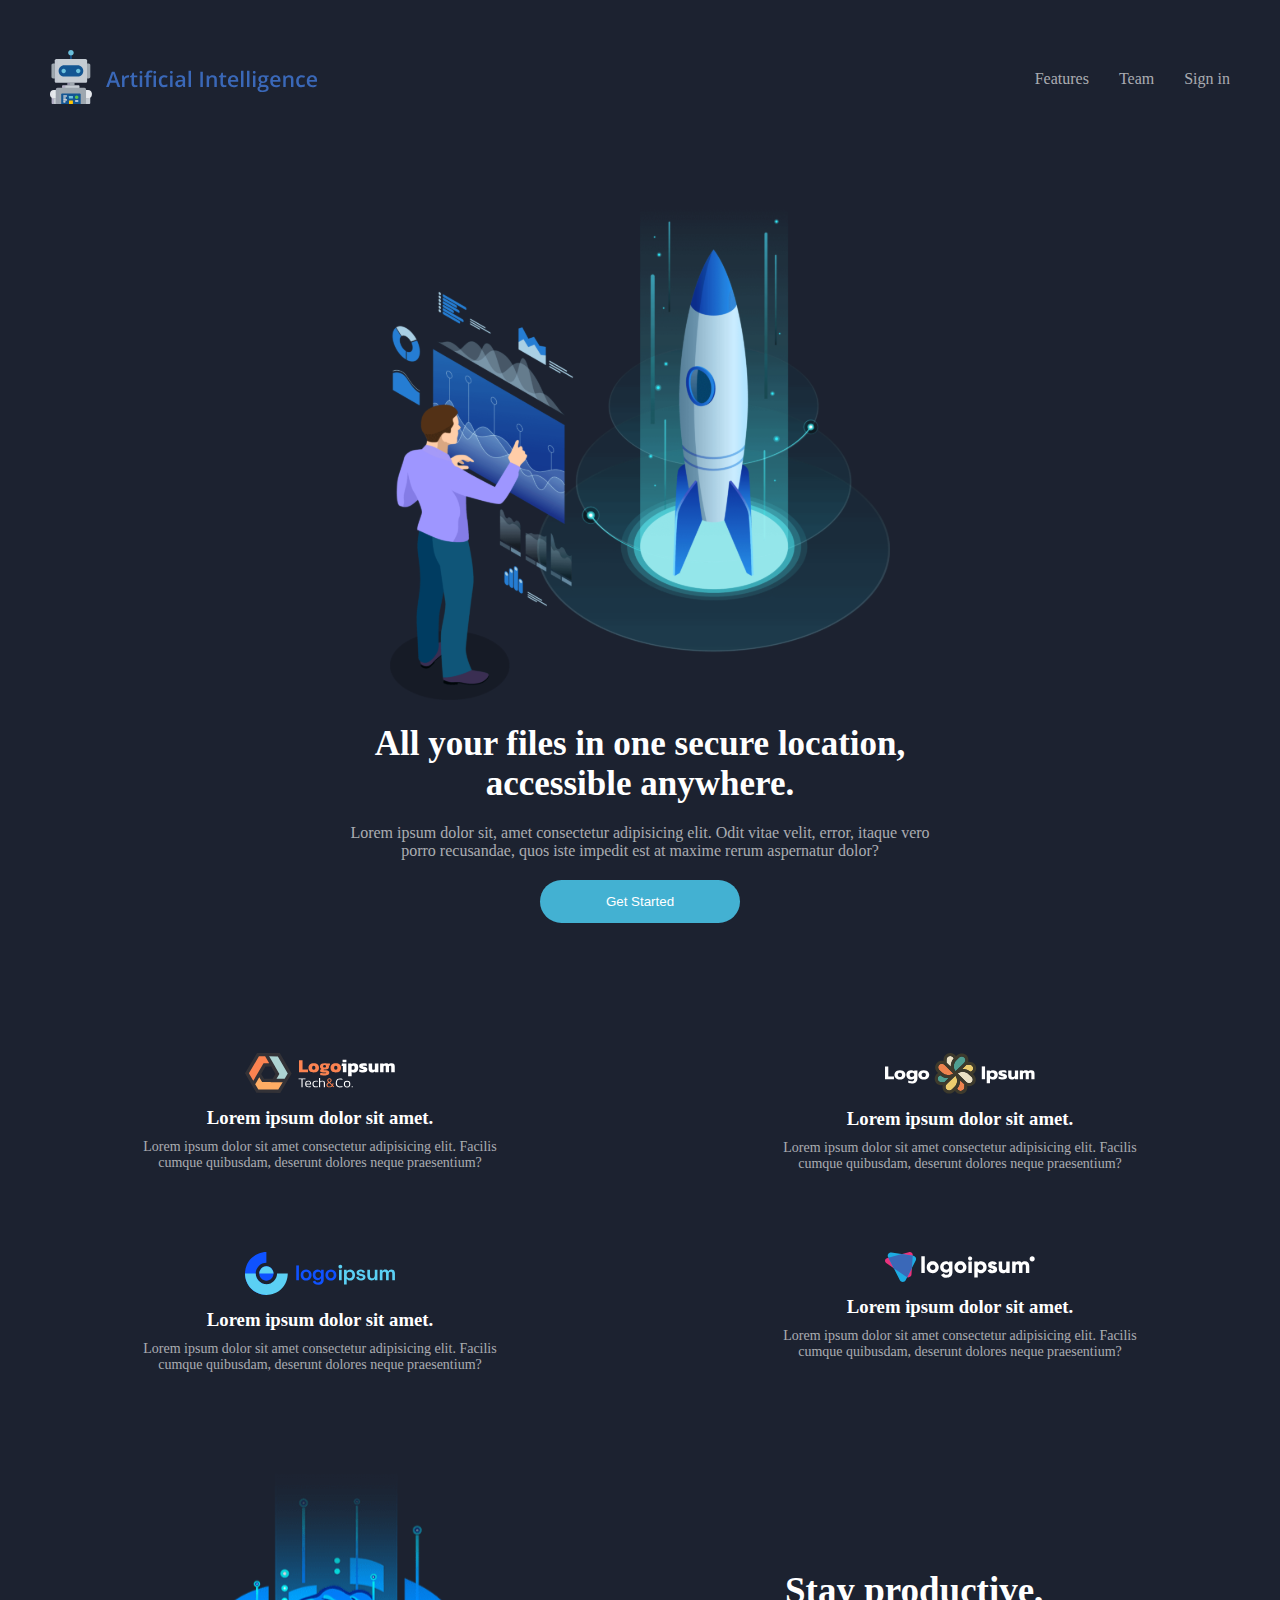
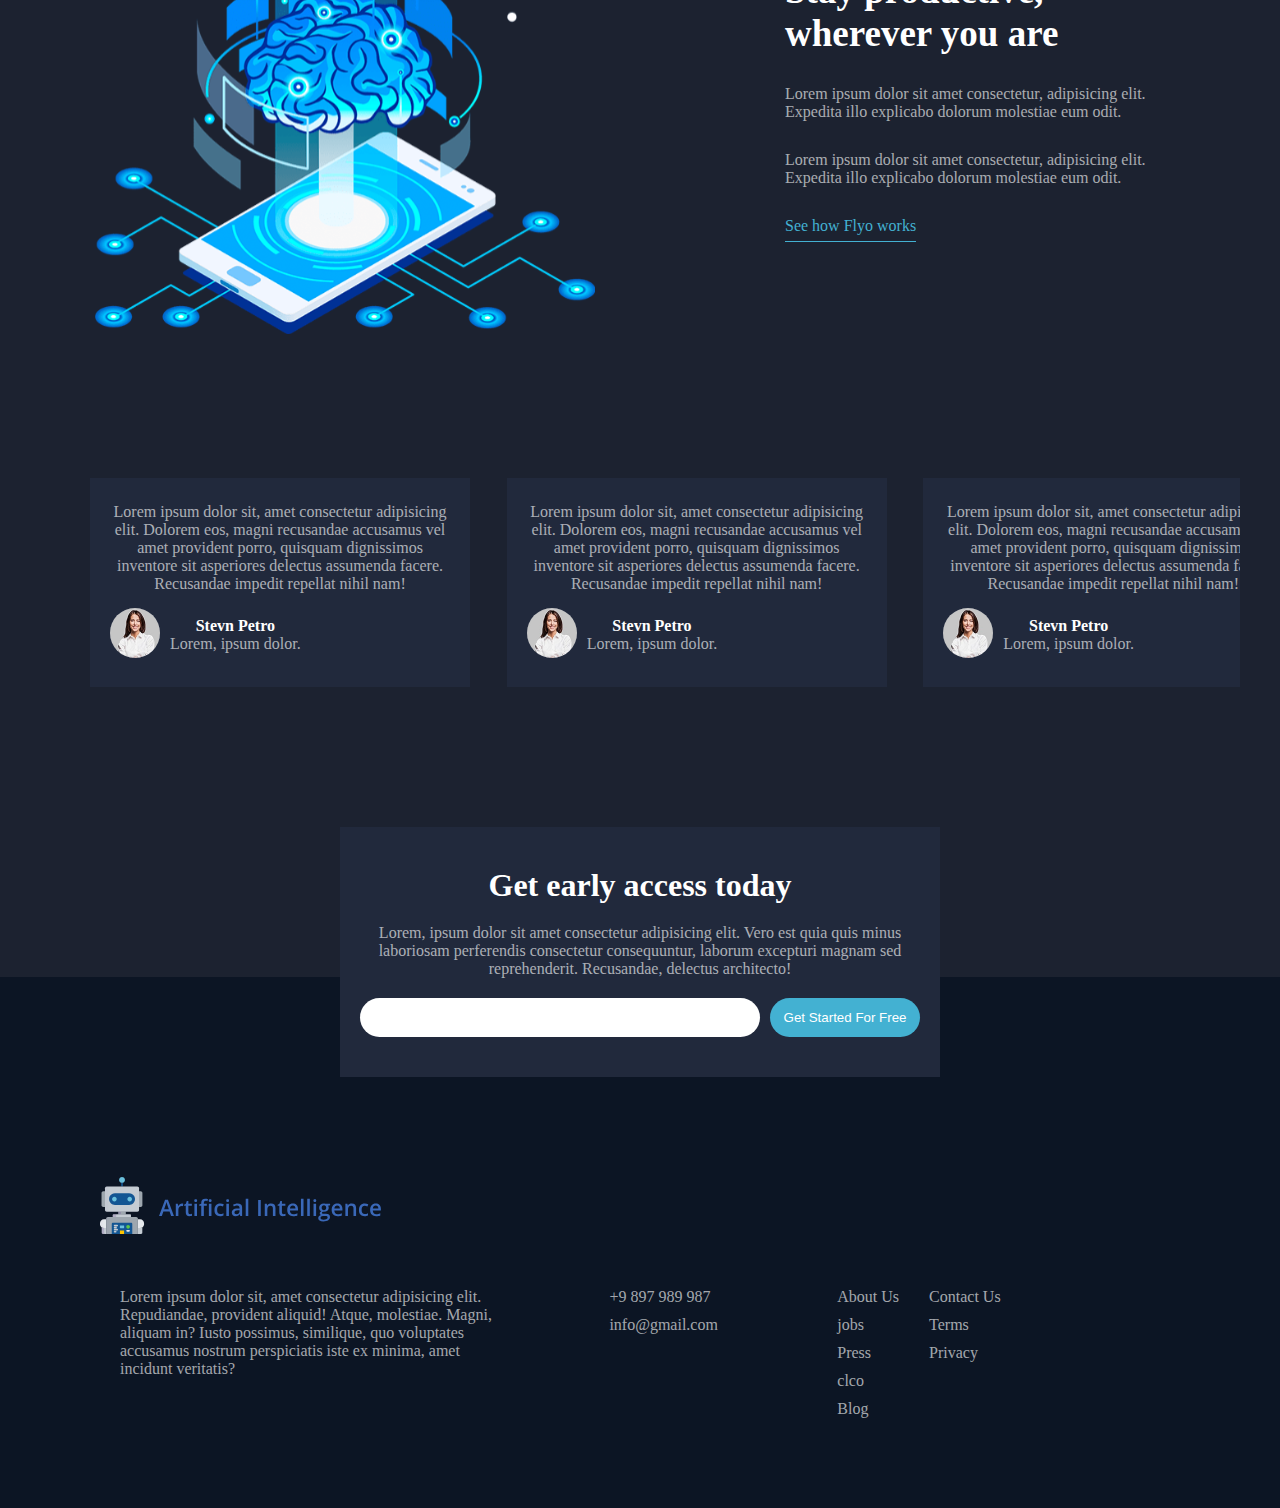
<file: assets/src/index.html>
<!DOCTYPE html>
<html lang="en">

<head>
    <meta charset="UTF-8">
    <meta name="viewport" content="width=device-width, initial-scale=1.0">
    <link rel="stylesheet" href="https://cdnjs.cloudflare.com/ajax/libs/font-awesome/6.4.2/css/all.min.css"
        integrity="sha512-z3gLpd7yknf1YoNbCzqRKc4qyor8gaKU1qmn+CShxbuBusANI9QpRohGBreCFkKxLhei6S9CQXFEbbKuqLg0DA=="
        crossorigin="anonymous" referrerpolicy="no-referrer" />
    <!-- <script src="https://cdn.jsdelivr.net/npm/swiper@10/swiper-bundle.min.js"></script> -->
    <!-- <script src="https://unpkg.com/swiper/swiper-bundle.min.js"></script> -->
    <link rel="stylesheet" href="https://unpkg.com/swiper/swiper-bundle.min.css" />

    <link rel="stylesheet" href="./css/style.css">
    <link rel="stylesheet" href="./css/swiperjs.css">
    <title>Flyo</title>
   
</head>

<body>


    <header>
        <div class="overlay-menu">
            <button><i class="fa-solid fa-xmark"></i></button>
            <ul>
                <li><a href="">Features</a></li>
                <li><a href="">Team</a></li>
                <li><a href="">Sign in </a></li>
                <li class="icons">
                    <span>
                        <i class="fa-brands fa-facebook-f"></i>
                    </span>
                    <span>
                        <i class="fa-brands fa-twitter"></i>
                    </span>
                    <span>
                        <i class="fa-brands fa-instagram"></i>
                    </span>
                </li>

            </ul>

        </div>
        <nav class="navbar">
            <div class="left_side">
                <img src="../img/logo.svg" alt="logo">
            </div>
            <ul class="right_side">
                <li><a href="#features">Features</a></li>
                <li><a href="#team">Team</a></li>
                <li><a href="#sign">Sign in</a></li>
            </ul>
            <button><i class="fa-solid fa-bars"></i></button>
        </nav>
    </header>
    <main>
        <section class="top_side">
            <div class="img"><img src="../img/intoduction_sekil.svg" alt="picture"></div>
            <div class="text">
                <h2>All your files in one secure location, accessible anywhere.</h2>
                <p>
                    Lorem ipsum dolor sit, amet consectetur adipisicing elit.
                    Odit vitae velit, error, itaque vero porro recusandae,
                    quos iste impedit est at maxime rerum aspernatur dolor?
                </p>
                <button>Get Started</button>
            </div>
        </section>
        <section class="information_cards" id="features">
            <div class="cards">
                <div class="card">
                    <div class="card_img"><img src="../img/group-400.svg" alt="card_img"></div>
                    <h3>Lorem ipsum dolor sit amet.</h3>
                    <p>
                        Lorem ipsum dolor sit amet consectetur adipisicing elit.
                        Facilis cumque quibusdam, deserunt dolores
                        neque praesentium?
                    </p>
                </div>
                <div class="card">
                    <div class="card_img"><img src="../img/group-401.svg" alt="card_img"></div>
                    <h3>Lorem ipsum dolor sit amet.</h3>
                    <p>
                        Lorem ipsum dolor sit amet consectetur adipisicing elit.
                        Facilis cumque quibusdam, deserunt dolores
                        neque praesentium?
                    </p>
                </div>
            </div>
            <div class="cards">
                <div class="card">
                    <div class="card_img"><img src="../img/group-402.svg" alt="card_img"></div>
                    <h3>Lorem ipsum dolor sit amet.</h3>
                    <p>
                        Lorem ipsum dolor sit amet consectetur adipisicing elit.
                        Facilis cumque quibusdam, deserunt dolores
                        neque praesentium?
                    </p>
                </div>
                <div class="card">
                    <div class="card_img"><img src="../img/group-403.svg" alt="card_img"></div>
                    <h3>Lorem ipsum dolor sit amet.</h3>
                    <p>
                        Lorem ipsum dolor sit amet consectetur adipisicing elit.
                        Facilis cumque quibusdam, deserunt dolores
                        neque praesentium?
                    </p>
                </div>
            </div>

        </section>
        <section class="productive">
            <div class="left_side">
                <img src="../img/learnimg.svg" alt="left_img">
            </div>
            <div class="right_side">
                <h3>Stay productive, wherever you are</h3>
                <p>
                    Lorem ipsum dolor sit amet consectetur, adipisicing elit.
                    Expedita illo explicabo dolorum molestiae eum odit.
                </p>
                <p>
                    Lorem ipsum dolor sit amet consectetur, adipisicing elit.
                    Expedita illo explicabo dolorum molestiae eum odit.
                </p>
                <span><a href="#">See how Flyo works <i class="fa-solid fa-circle-arrow-right"></i></a></span>
            </div>
        </section>
        <!-- <section class="comments_cards" id="team">
            <div class="card">
                <p>
                    Lorem ipsum dolor sit, amet consectetur adipisicing elit.
                    Dolorem eos, magni recusandae accusamus vel
                    amet provident porro, quisquam dignissimos inventore sit
                    asperiores delectus assumenda facere.
                    Recusandae impedit repellat nihil nam!
                </p>
                <div class="comments_person">
                    <div class="img"><img src="../img/img-2.jpg" alt="person"></div>
                    <div class="person_name">
                        <h4>Stevn Petro</h4>
                        <span>Lorem, ipsum dolor.</span>
                    </div>
                </div>
            </div>
            <div class="card">
                <p>
                    Lorem ipsum dolor sit, amet consectetur adipisicing elit.
                    Dolorem eos, magni recusandae accusamus vel
                    amet provident porro, quisquam dignissimos inventore sit
                    asperiores delectus assumenda facere.
                    Recusandae impedit repellat nihil nam!
                </p>
                <div class="comments_person">
                    <div class="img"><img src="../img/img-2.jpg" alt="person"></div>
                    <div class="person_name">
                        <h4>Stevn Petro</h4>
                        <span>Lorem, ipsum dolor.</span>
                    </div>
                </div>
            </div>
            <div class="card">
                <p>
                    Lorem ipsum dolor sit, amet consectetur adipisicing elit.
                    Dolorem eos, magni recusandae accusamus vel
                    amet provident porro, quisquam dignissimos inventore sit
                    asperiores delectus assumenda facere.
                    Recusandae impedit repellat nihil nam!
                </p>
                <div class="comments_person">
                    <div class="img"><img src="../img/img-2.jpg" alt="person"></div>
                    <div class="person_name">
                        <h4>Stevn Petro</h4>
                        <span>Lorem, ipsum dolor.</span>
                    </div>
                </div>
            </div>
        </section> -->
        <section class="swiper-js">
            <div class="swiper mySwiper">
                <div class="swiper-wrapper">
                    <div class="swiper-slide">
                        <div class="card">
                            <p>
                                Lorem ipsum dolor sit, amet consectetur adipisicing elit.
                                Dolorem eos, magni recusandae accusamus vel
                                amet provident porro, quisquam dignissimos inventore sit
                                asperiores delectus assumenda facere.
                                Recusandae impedit repellat nihil nam!
                            </p>
                            <div class="comments_person">
                                <div class="img"><img src="../img/img-2.jpg" alt="person"></div>
                                <div class="person_name">
                                    <h4>Stevn Petro</h4>
                                    <span>Lorem, ipsum dolor.</span>
                                </div>
                            </div>
                        </div>
                    </div>
                    <div class="swiper-slide">
                        <div class="card">
                            <p>
                                Lorem ipsum dolor sit, amet consectetur adipisicing elit.
                                Dolorem eos, magni recusandae accusamus vel
                                amet provident porro, quisquam dignissimos inventore sit
                                asperiores delectus assumenda facere.
                                Recusandae impedit repellat nihil nam!
                            </p>
                            <div class="comments_person">
                                <div class="img"><img src="../img/img-2.jpg" alt="person"></div>
                                <div class="person_name">
                                    <h4>Stevn Petro</h4>
                                    <span>Lorem, ipsum dolor.</span>
                                </div>
                            </div>
                        </div>
                    </div>
                    <div class="swiper-slide">
                        <div class="card">
                            <p>
                                Lorem ipsum dolor sit, amet consectetur adipisicing elit.
                                Dolorem eos, magni recusandae accusamus vel
                                amet provident porro, quisquam dignissimos inventore sit
                                asperiores delectus assumenda facere.
                                Recusandae impedit repellat nihil nam!
                            </p>
                            <div class="comments_person">
                                <div class="img"><img src="../img/img-2.jpg" alt="person"></div>
                                <div class="person_name">
                                    <h4>Stevn Petro</h4>
                                    <span>Lorem, ipsum dolor.</span>
                                </div>
                            </div>
                        </div>
                    </div>
                    <div class="swiper-slide">
                        <div class="card">
                            <p>
                                Lorem ipsum dolor sit, amet consectetur adipisicing elit.
                                Dolorem eos, magni recusandae accusamus vel
                                amet provident porro, quisquam dignissimos inventore sit
                                asperiores delectus assumenda facere.
                                Recusandae impedit repellat nihil nam!
                            </p>
                            <div class="comments_person">
                                <div class="img"><img src="../img/img-2.jpg" alt="person"></div>
                                <div class="person_name">
                                    <h4>Stevn Petro</h4>
                                    <span>Lorem, ipsum dolor.</span>
                                </div>
                            </div>
                        </div>
                    </div>
                    <div class="swiper-slide">
                        <div class="card">
                            <p>
                                Lorem ipsum dolor sit, amet consectetur adipisicing elit.
                                Dolorem eos, magni recusandae accusamus vel
                                amet provident porro, quisquam dignissimos inventore sit
                                asperiores delectus assumenda facere.
                                Recusandae impedit repellat nihil nam!
                            </p>
                            <div class="comments_person">
                                <div class="img"><img src="../img/img-2.jpg" alt="person"></div>
                                <div class="person_name">
                                    <h4>Stevn Petro</h4>
                                    <span>Lorem, ipsum dolor.</span>
                                </div>
                            </div>
                        </div>
                    </div>
                    <div class="swiper-slide">
                        <div class="card">
                            <p>
                                Lorem ipsum dolor sit, amet consectetur adipisicing elit.
                                Dolorem eos, magni recusandae accusamus vel
                                amet provident porro, quisquam dignissimos inventore sit
                                asperiores delectus assumenda facere.
                                Recusandae impedit repellat nihil nam!
                            </p>
                            <div class="comments_person">
                                <div class="img"><img src="../img/img-2.jpg" alt="person"></div>
                                <div class="person_name">
                                    <h4>Stevn Petro</h4>
                                    <span>Lorem, ipsum dolor.</span>
                                </div>
                            </div>
                        </div>
                    </div>
                   
                </div>
                <div class="swiper-pagination"></div>
            </div>

        </section>
        <section class="apply_section" id="sign">
            <div class="apply_box">
                <h2>Get early access today</h2>
                <p>
                    Lorem, ipsum dolor sit amet consectetur adipisicing elit. Vero est quia quis minus laboriosam
                    perferendis
                    consectetur consequuntur, laborum excepturi magnam sed reprehenderit. Recusandae, delectus
                    architecto!
                </p>
                <form action="">
                    <input type="text">
                    <button> Get Started For Free</button>
                </form>
            </div>

        </section>
    </main>
    <footer>
        <div class="logo">
            <img src="../img/logo.svg" alt="">
        </div>
        <div class="details">
            <div class="adress">
                <i class="fa-solid fa-location-dot"></i>
                <p>Lorem ipsum dolor sit, amet consectetur adipisicing elit.
                    Repudiandae, provident aliquid! Atque, molestiae. Magni,
                    aliquam in? Iusto possimus, similique, quo
                    voluptates accusamus nostrum perspiciatis iste ex minima,
                    amet incidunt veritatis?</p>
            </div>
            <div class="contact">
                <span><i class="fa-solid fa-phone-volume"></i>+9 897 989 987</span>
                <span><i class="fa-solid fa-envelope"></i></i>info@gmail.com</span>
            </div>
            <div class="links">
                <ul>
                    <li>About Us</li>
                    <li>jobs</li>
                    <li>Press</li>clco
                    <li>Blog</li>
                </ul>
                <ul>
                    <li>Contact Us</li>
                    <li>Terms</li>
                    <li>Privacy</li>
                </ul>
            </div>
            <div class="sosial_media">
                <span>
                    <i class="fa-brands fa-facebook-f"></i>
                </span>
                <span>
                    <i class="fa-brands fa-twitter"></i>
                </span>
                <span>
                    <i class="fa-brands fa-instagram"></i>
                </span>
            </div>

        </div>
    </footer>
    <script src="../js/index.js"></script>
    <!-- Swiper JS -->
    <script src="https://cdn.jsdelivr.net/npm/swiper@10/swiper-bundle.min.js"></script>

    <!-- Initialize Swiper -->
    <script>
        var swiper = new Swiper(".mySwiper", {
            autoplay: {
                delay: 2500,
                disableOnInteraction: false,
            },
            slidesPerView: 3,
            spaceBetween: 30,
            pagination: {
                // el: ".swiper-pagination",
                clickable: true,
            },
            breakpoints: {
        360: {
          slidesPerView: 1,
          spaceBetween: 20,
        },
        845: {
          slidesPerView: 2,
          spaceBetween: 40,
        },
        1214: {
          slidesPerView: 3,
          spaceBetween: 50,
        },
      },
        });
    </script>
</body>

</html>
</file>
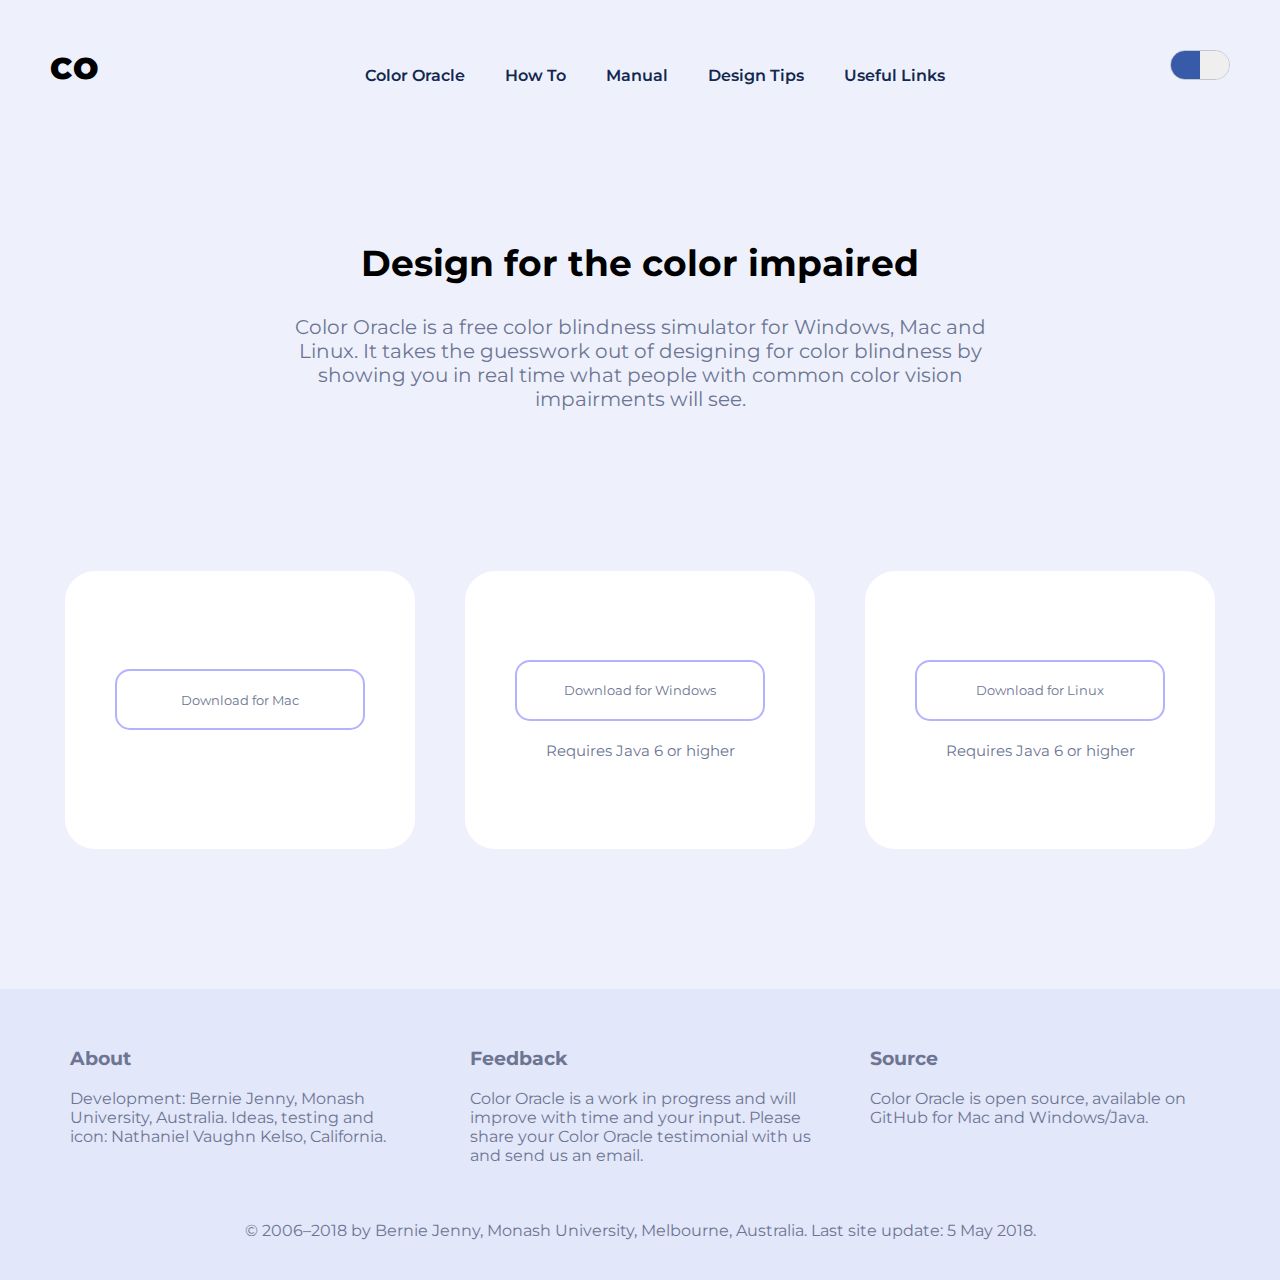
<file: praktika2/assets/index.html>
<!DOCTYPE html>
<html lang="en">

<head>
    <meta charset="UTF-8">

    <meta name="viewport" content="width=device-width, initial-scale=1.0">
    <link rel="stylesheet" href="./style.css">
    <link rel="stylesheet" href="./darkstyle.css">
    <link rel="stylesheet" href="./lightstyle.css">
    <link href="https://fonts.googleapis.com/css2?family=Montserrat:wght@100;200;300;400;500;600;700;800;900&family=Poppins:wght@300;400;600;700&display=swap"  rel="stylesheet">
    <link rel="stylesheet" href="https://cdnjs.cloudflare.com/ajax/libs/font-awesome/6.4.2/css/all.min.css" integrity="sha512-z3gLpd7yknf1YoNbCzqRKc4qyor8gaKU1qmn+CShxbuBusANI9QpRohGBreCFkKxLhei6S9CQXFEbbKuqLg0DA==" crossorigin="anonymous" referrerpolicy="no-referrer" />
    <title>Document</title>
</head>

<body>
    <div id="style-mode" class="light-mode">
        <div class="bg-color">
            <header>
                <div class="bg-overlay">
                </div>
                <div class="overlay-menu">
                    <!-- <div class="logo"><img src="./img/CO.png" alt=""></div> -->
                    <span class="text-logo">CO</span>
                    <button><i class="fa-solid fa-xmark"></i></button>
                    <ul>
                        <li><a href="#">Color Oracle</a></li>
                        <li><a href="#">How To</a></li>
                        <li><a href="#">Manual</a></li>
                        <li><a href="#">Design Tips</a></li>
                        <li><a href="#">Useful Links</a></li>
                    </ul>
                    <div class="overlay-mode-btns-container">

                        <span class="mode-btns">
    
                            <button class="fa-sun-btn"><i class="fa-regular fa-sun"></i></button>
                            <button class="fa-moon-btn"><i class="fa-regular fa-moon"></i></button>
                           
                        </span>
                    </div>
                </div>
                
                <nav>
                    <!-- <div class="logo"><img src="./img/CO.png" alt=""></div> -->
                    <span class="text-logo">CO</span>
                    <ul>
                        <li><a href="#">Color Oracle</a></li>
                        <li><a href="#">How To</a></li>
                        <li><a href="#">Manual</a></li>
                        <li><a href="#">Design Tips</a></li>
                        <li><a href="#">Useful Links</a></li>
                    </ul>
                    <span>
                        <button class="bars-btn"><i class="fa-solid fa-bars"></i></button>
                        <div class="mode-btns-container">

                            <span class="mode-btns">
    
                                <button class="fa-sun-btn"><i class="fa-regular fa-sun"></i></button>
                                <button class="fa-moon-btn"><i class="fa-regular fa-moon"></i></button>
                               
                            </span>
                        </div>
                    </span>
                   
                </nav>
            </header>
            <main>
                <section class="header-section">
                    <div>
                        <h2>Design for the color impaired</h2>
                        <p>Color Oracle is a free color blindness simulator for Windows, Mac and Linux. It takes the
                            guesswork out
                            of designing for color blindness by showing you in real time what people with common color
                            vision
                            impairments will see.</p>
                    </div>
    
                </section>
                <section class="box-section">
                    <div>
                        <button>Download for Mac</button>
                    </div>
                    <div>
                        <button>Download for Windows</button>
                        <span>Requires Java 6 or higher</span>
                    </div>
                    <div>
                        <button>Download for Linux</button>
                        <span>Requires Java 6 or higher</span>
                    </div>
                </section>
    
            </main>
        </div>
    
        <footer>
            <div class="footer">
                <div >
                    <h3>About</h3>
                    <p>Development: Bernie Jenny, Monash University, Australia. Ideas, testing and icon: Nathaniel Vaughn
                        Kelso, California.</p>
                </div>
                <div>
                    <h3>Feedback</h3>
                    <p>Color Oracle is a work in progress and will improve with time and your input. Please share your Color
                        Oracle testimonial with us and send us an email.</p>
                </div>
                <div>
                    <h3>Source</h3>
                    <p>Color Oracle is open source, available on GitHub for Mac and Windows/Java.</p>
                </div>
            </div>
            <span>© 2006–2018 by Bernie Jenny, Monash University, Melbourne, Australia. Last site update: 5 May 2018.</span>
        </footer>
    </div>
   
    <script src="./index.js"></script>
</body>

</html>
</file>
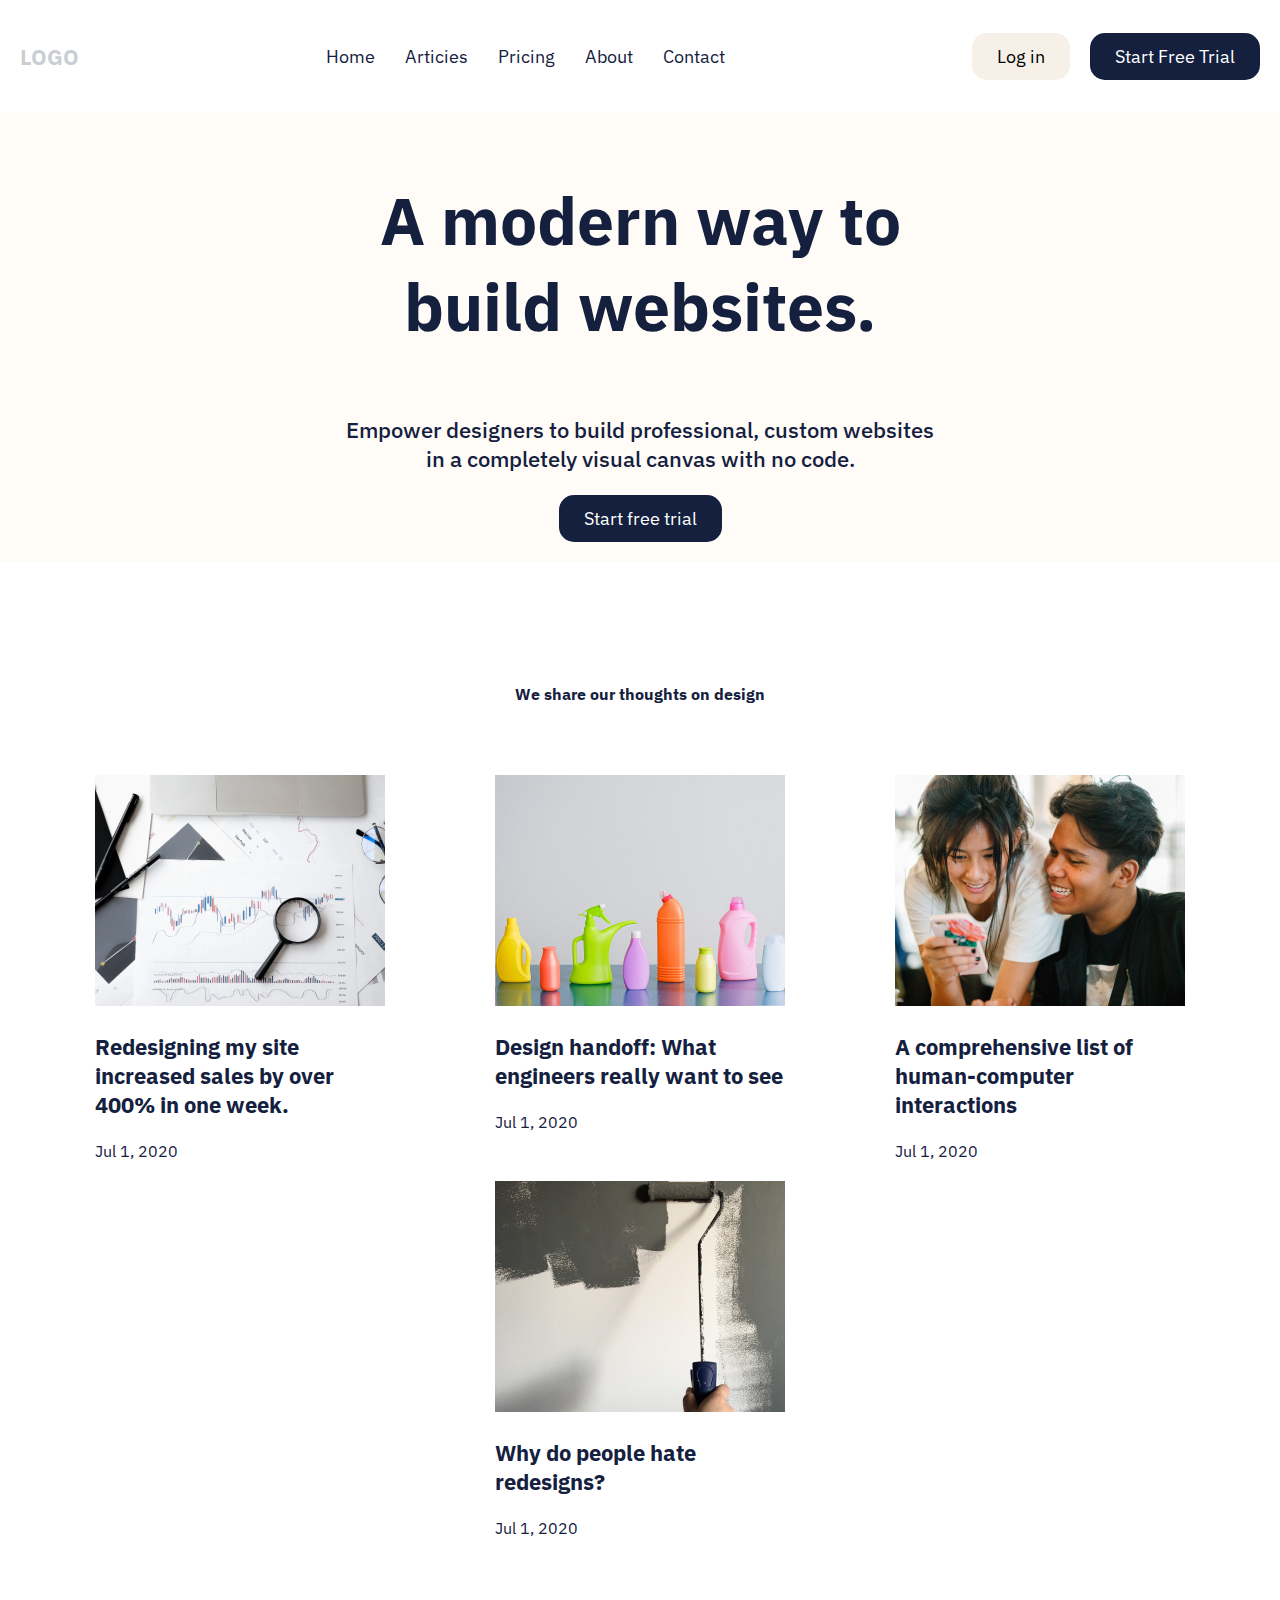
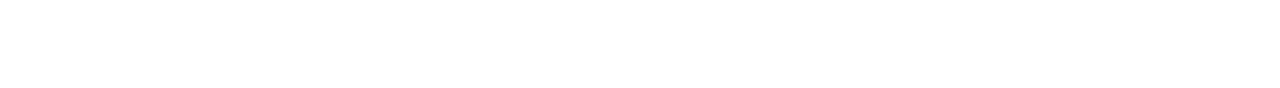
<file: praktika3/assets/src/index.html>
<!DOCTYPE html>
<html lang="en">

<head>
    <meta charset="UTF-8">
    <meta name="viewport" content="width=device-width, initial-scale=1.0">
    <link rel="preconnect" href="https://fonts.googleapis.com">
    <link rel="preconnect" href="https://fonts.gstatic.com" crossorigin>
    <link rel="stylesheet" href="https://cdnjs.cloudflare.com/ajax/libs/font-awesome/6.4.2/css/all.min.css" integrity="sha512-z3gLpd7yknf1YoNbCzqRKc4qyor8gaKU1qmn+CShxbuBusANI9QpRohGBreCFkKxLhei6S9CQXFEbbKuqLg0DA==" crossorigin="anonymous" referrerpolicy="no-referrer" />
    <link
        href="https://fonts.googleapis.com/css2?family=IBM+Plex+Sans:wght@100;200;300;400;500;600;700&family=Montserrat:wght@100;200;300;400;500;600;700;800;900&family=Poppins:wght@300;400;600;700&display=swap"
        rel="stylesheet">
    <link rel="stylesheet" href="../css/style.css">
    <title>Document</title>
</head>

<body>
    <div id="container">
        <header>
            <div class="overlay-menu">
                <span class="logo">
                    <p>LOGO</p>
                </span>
                <nav>
                    <a href="#">Home</a>
                    <a href="#">Articies</a>
                    <a href="#">Pricing</a>
                    <a href="#">About</a>
                    <a href="#">Contact</a>
                </nav>
                <div class="btns">
                    <button>Log in</button>
                    <button>Start Free Trial</button>
                </div>
                <button class="fa-xmark-btn"><i class="fa-solid fa-xmark"></i></button>
            </div>
           <nav>

               <span class="logo">
                   <p>LOGO</p>
               </span>
               <nav>
                   <a href="#">Home</a>
                   <a href="#">Articies</a>
                   <a href="#">Pricing</a>
                   <a href="#">About</a>
                   <a href="#">Contact</a>
               </nav>
               <div class="btns">
                   <button>Log in</button>
                   <button>Start Free Trial</button>
               </div>
               <button class="fa-bars-btn">
                   <i class="fa-solid fa-bars"></i>
               </button>
           </nav>
        </header>
        <main>
           
            <section class="header-section">
                <div>

                    <h1>A modern way to build websites.</h1>
                    <p>Empower designers to build professional, custom websites in a completely visual canvas with no code.
                    </p>
                    <button>Start free trial</button>
                </div>
            </section>

            <section class="cards-section">
                <h4>We share our thoughts on design</h4>
                <div class="cards">
                    <div class="card">
                        <div class="img"><img src="../img/Rectangle 8.png" alt=""></div>
                        <div class="text">
                            <p>Redesigning my site increased sales by over 400% in one week.</p>
                            <span>
                                Jul 1, 2020
                            </span>
                        </div>
                    </div>
                    <div class="card">
                        <div class="img"><img src="../img/Rectangle 8-1.png" alt=""></div>
                        <div class="text">
                            <p>Design handoff: What engineers really want to see</p>
                            <span>
                                Jul 1, 2020
                            </span>
                        </div>
                    </div>
                    <div class="card">
                        <div class="img"><img src="../img/Rectangle 8-2.png" alt=""></div>
                        <div class="text">
                            <p>A comprehensive list of human-computer interactions</p>
                            <span>
                                Jul 1, 2020
                            </span>
                        </div>
                    </div>
                    <div class="card">
                        <div class="img"><img src="../img/Rectangle 8-3.png" alt=""></div>
                        <div class="text">
                            <p>Why do people hate redesigns?</p>
                            <span>
                                Jul 1, 2020
                            </span>
                        </div>
                    </div>
                </div>

            </section>
        </main>






    </div>
    <script src="../js/index.js"></script>
</body>

</html>
</file>
<file: assets/src/css/style.css>
* {
  box-sizing: border-box;
  margin: 0;
  padding: 0;
}

a {
  text-decoration: none;
}

body footer .details .sosial_media span:hover, body footer .details .links li:hover, body footer .details .contact span:hover, body footer .details .adress:hover {
  color: rgb(95, 95, 250);
}

body {
  background-color: #1C2230;
  position: relative;
}
body header .overlay-menu.active {
  left: 0;
}
body header .overlay-menu {
  position: fixed;
  background-color: #0C1524;
  height: 100vh;
  width: 50%;
  top: 0;
  left: -100%;
  z-index: 3;
  transition: 1s;
}
body header .overlay-menu button {
  position: absolute;
  right: 20px;
  top: 20px;
  background-color: transparent;
  color: #fff;
  border: none;
  font-size: 26px;
}
body header .overlay-menu ul {
  list-style: none;
  display: flex;
  flex-direction: column;
  align-items: center;
  justify-content: center;
  height: 100%;
  gap: 20px;
}
body header .overlay-menu ul li a {
  color: #fff;
}
body header .overlay-menu ul .icons {
  display: flex;
  gap: 10px;
}
body header .overlay-menu ul .icons span {
  color: rgba(255, 255, 255, 0.6352941176);
}
body header .navbar.fixed {
  position: fixed;
  top: 0;
  width: 100%;
  background-color: #0C1524;
  padding: 20px 50px;
  z-index: 2;
}
body header nav {
  padding: 50px;
  display: flex;
  justify-content: space-between;
  align-items: center;
}
body header nav .left_side {
  width: 270px;
}
body header nav .left_side img {
  width: 100%;
}
body header nav .right_side {
  list-style: none;
  display: flex;
  gap: 30px;
}
body header nav .right_side li a {
  text-decoration: none;
  color: rgba(255, 255, 255, 0.6352941176);
  width: 100%;
  height: 100%;
  position: relative;
}
body header nav .right_side li a:hover {
  color: #fff;
}
body header nav .right_side li a::after {
  content: "";
  background-color: #ffffff;
  width: 100%;
  height: 2px;
  position: absolute;
  bottom: -10px;
  left: 0;
  transform: scaleX(0);
  transition: 1s;
  transform-origin: center;
}
body header nav .right_side li a:hover::after {
  transform: scale(1);
}
body header nav button {
  display: none;
  background-color: transparent;
  border: none;
  cursor: pointer;
}
body header nav button .fa-bars {
  color: rgba(255, 255, 255, 0.6352941176);
  font-size: 27px;
}
body header nav button .fa-bars:hover {
  color: #fff;
}
body main {
  padding-top: 40px;
}
body main .top_side {
  display: flex;
  flex-direction: column;
  align-items: center;
  color: #fff;
}
body main .top_side .img {
  width: 500px;
}
body main .top_side .img img {
  width: 100%;
  height: 100%;
}
body main .top_side .text {
  display: flex;
  flex-direction: column;
  align-items: center;
  max-width: 600px;
  text-align: center;
  gap: 20px;
  padding-top: 20px;
  padding: 20px 10px 0;
}
body main .top_side .text h2 {
  font-size: 35px;
}
body main .top_side .text p {
  color: rgba(255, 255, 255, 0.6352941176);
}
body main .top_side .text button {
  background-color: #43B1D2;
  color: #fff;
  border: none;
  padding: 14px 0;
  width: 200px;
  border-radius: 50px;
  cursor: pointer;
}
body main .top_side .text button:hover {
  box-shadow: 0 0 4px rgba(255, 255, 255, 0.6117647059);
}
body main .information_cards {
  display: flex;
  flex-direction: column;
  align-items: center;
  padding-top: 130px;
  gap: 80px;
}
body main .information_cards .cards {
  display: flex;
  justify-content: space-around;
  width: 100%;
}
body main .information_cards .cards .card {
  display: flex;
  flex-direction: column;
  align-items: center;
  width: 400px;
  text-align: center;
  gap: 10px;
}
body main .information_cards .cards .card .card_img {
  width: 150px;
}
body main .information_cards .cards .card .card_img img {
  width: 100%;
}
body main .information_cards .cards .card h3 {
  color: #fff;
}
body main .information_cards .cards .card p {
  color: rgba(255, 255, 255, 0.6352941176);
  font-size: 14px;
}
body main .productive {
  padding-top: 100px;
  display: flex;
  justify-content: space-around;
  align-items: center;
}
body main .productive .left_side {
  width: 500px;
}
body main .productive .left_side img {
  width: 100%;
}
body main .productive .right_side {
  display: flex;
  flex-direction: column;
  gap: 30px;
  max-width: 400px;
}
body main .productive .right_side h3 {
  font-size: 37px;
  color: #fff;
  width: 300px;
}
body main .productive .right_side p {
  color: rgba(255, 255, 255, 0.6352941176);
}
body main .productive .right_side span {
  border-bottom: 1px solid #43B1D2;
  display: inline-block;
  width: -moz-max-content;
  width: max-content;
  padding-bottom: 6px;
}
body main .productive .right_side span a {
  color: #43B1D2;
  text-decoration: none;
}
body main .apply_section {
  display: flex;
  justify-content: center;
  margin-bottom: -100px;
}
body main .apply_section .apply_box {
  display: flex;
  flex-direction: column;
  background-color: #21293C;
  color: #fff;
  max-width: 600px;
  align-items: center;
  text-align: center;
  gap: 20px;
  padding: 40px 20px;
}
body main .apply_section .apply_box h2 {
  font-size: 32px;
}
body main .apply_section .apply_box p {
  color: rgba(255, 255, 255, 0.6352941176);
}
body main .apply_section .apply_box form {
  width: 100%;
  display: flex;
  gap: 10px;
}
body main .apply_section .apply_box form input {
  width: 100%;
  border-radius: 50px;
  border: none;
  outline: none;
  padding-left: 20px;
}
body main .apply_section .apply_box form button {
  width: 200px;
  min-width: 150px;
  background-color: #43B1D2;
  color: #fff;
  border: none;
  padding: 12px;
  border-radius: 50px;
  cursor: pointer;
}
body footer {
  display: flex;
  flex-direction: column;
  color: rgba(255, 255, 255, 0.6352941176);
  padding: 200px 100px 50px;
  gap: 50px;
  background-color: #0C1524;
}
body footer .details {
  display: flex;
  justify-content: space-between;
  flex-wrap: wrap;
}
body footer .details .adress {
  display: flex;
  max-width: 400px;
  gap: 20px;
  padding-bottom: 40px;
  cursor: pointer;
}
body footer .details .contact {
  display: flex;
  flex-direction: column;
  gap: 10px;
  padding: 0 20px;
  padding-bottom: 40px;
}
body footer .details .contact span {
  cursor: pointer;
}
body footer .details .contact .fa-solid {
  margin-right: 10px;
}
body footer .details .links {
  display: flex;
  gap: 30px;
  padding: 0 20px;
  padding-bottom: 40px;
}
body footer .details .links ul {
  list-style: none;
  display: flex;
  flex-direction: column;
  gap: 10px;
}
body footer .details .links li {
  cursor: pointer;
}
body footer .details .sosial_media {
  display: flex;
  gap: 20px;
  padding: 0 20px;
}
body footer .details .sosial_media span {
  cursor: pointer;
}
@media (max-width: 768px) {
  header nav {
    padding: 20px 20px !important;
  }
  header nav .right_side {
    display: none !important;
  }
  header nav button {
    display: flex !important;
  }
}
@media (max-width: 576px) {
  .top_side .img {
    width: 400px !important;
  }
  .top_side .text h2 {
    font-size: 25px;
  }
}
@media (max-width: 992px) {
  .information_cards .cards {
    flex-direction: column;
    align-items: center;
    gap: 70px;
  }
}
@media (max-width: 992px) {
  .productive {
    flex-direction: column;
    align-items: center;
  }
  .productive .right_side {
    max-width: 600px !important;
    padding: 70px 50px;
    align-items: center;
    text-align: center;
  }
  .productive .right_side h3 {
    width: -moz-max-content !important;
    width: max-content !important;
  }
}
@media (max-width: 768px) {
  .productive .left_side {
    width: 400px !important;
  }
  .productive .right_side {
    max-width: 400px !important;
    padding: 70px 50px;
    align-items: center;
    text-align: center;
  }
  .productive .right_side h3 {
    width: -moz-max-content !important;
    width: max-content !important;
    font-size: 27px !important;
  }
}
@media (max-width: 768px) {
  .apply_section {
    padding: 0 20px;
  }
  .apply_section .apply_box form {
    flex-direction: column;
    align-items: center;
  }
  .apply_section .apply_box form input {
    max-width: 400px !important;
    padding: 12px 0;
  }
}
@media (max-width: 576px) {
  footer {
    padding: 200px 50px 20px !important;
  }
  footer .details {
    flex-direction: column;
  }
}/*# sourceMappingURL=style.css.map */
</file>
<file: praktika2/assets/style.css>
:root {
    --font: 'Montserrat', sans-serif;
    /* --bg-color: #EEF1FC;
    --bg-color2: #597FE2;
    --bg-color3: #E2E7FA;
    --font-color: #6D7593;
    --font-color2: #13274F; */
}

* {
    box-sizing: border-box;
    font-family: var(--font);

}

body {
    margin: 0;
    padding: 0;
}



a {
    text-decoration: none;

}

.text-logo {
    /* color: #000 !important; */
    font-family: var(--font);
    font-size: 30px;
    font-style: normal;
    font-weight: 900;
    line-height: normal;
    letter-spacing: 2.25px;
}

/* mode */

.mode-btns {
    /* background-color: rgb(82, 53, 15); */
    border: 1px solid rgba(0, 0, 0, 0.171);
    border-radius: 50px;
    display: flex;
    align-items: center;
    justify-content: space-between;
    width: 60px;
    height: 30px;
}

.mode-btns button {

    border: none;
    width: 100%;
    height: 100%;

    cursor: pointer;
    font-size: 17px;
}

.mode-btns button:first-child {
    border-top-left-radius: 50px;
    border-bottom-left-radius: 50px;

}

.mode-btns button:last-child {
    border-top-right-radius: 50px;
    border-bottom-right-radius: 50px;

}

@media (max-width:992px) {
    .mode-btns-container {
        display: none;
    }
}

/* overlay-menu */
.bg-overlay.aktive {

    visibility: visible;
}

.bg-overlay {
    filter: blur(8px);

    position: fixed;
    height: 100vh;
    width: 100%;
    visibility: hidden;
    z-index: 1;




}

.overlay-menu.active {
    top: 0;
}

.overlay-menu {
    background-color: var(--bg-color3);
    position: fixed;
    height: max-content;
    width: 100%;
    padding: 40px 20px;
    top: -100%;
    transition: top 1s;
    z-index: 2;

}

.overlay-menu ul {
    list-style: none;
    display: flex;
    flex-direction: column;
    gap: 20px;
    margin: 0;
    padding: 40px 0;

}

.overlay-menu ul li a {

    font-weight: 600;
    width: 100%;
    display: inline-block;
    transition: 1s;

}

.overlay-menu ul li a:hover {
    transform: translateX(20px);
    color: var(--font-color2);

}

.overlay-menu>button {
    border: none;
    background-color: transparent;
    font-size: 25px;
    position: absolute;
    right: 20px;
    top: 20px;
    cursor: pointer;
}

/* header */
header nav {
    display: flex;
    justify-content: space-between;
    padding: 50px;
}

header nav ul {
    display: flex;
    list-style: none;
    gap: 40px;

}

header nav ul li {
    font-size: 16px;
    font-weight: 600;
}

header nav ul li a {
    position: relative;

}

header nav ul li a::after {
    content: "";
    position: absolute;
    width: 100%;
    height: 3px;
    background-color: #597FE2;
    left: 0;
    bottom: -10px;
    transform: scaleX(0);
    transform-origin: center;
}

header nav ul li a:hover::after {
    transition: 1s;
    transform: scaleX(1);
}

header nav .bars-btn {
    border: none;
    background-color: transparent;
    display: none;
    cursor: pointer;
}

header nav button .fa-bars {
    font-size: 30px;

}

@media (max-width:992px) {
    header nav ul {
        display: none;
    }

    header nav .bars-btn {
        display: flex !important;
    }
}

/*header-section*/
main {
    padding: 30px 40px;
}

.header-section {
    text-align: center;
    display: flex;
    flex-direction: column;
    align-items: center;
    justify-content: center;

    padding: 30px 0;
}

.header-section div {

    max-width: 700px;
}

.header-section div h2 {
    font-size: 36px;
    font-weight: 700;
}

.header-section div p {
    font-size: 20px;
    font-weight: 400;
}

@media (max-width:768px) {
    .header-section div h2 {
        font-size: 25px;
    }

    .header-section div p {
        font-size: 15px;
        font-weight: 400;
    }
}

/* box-section */
.box-section {
    display: flex;
    flex-wrap: wrap;
    justify-content: space-around;
    padding: 90px 0;
}

.box-section div {
    border: 1px solid transparent;
    width: 350px;
    height: 278px;

    border-radius: 30px;
    display: flex;
    flex-direction: column;
    align-items: center;
    justify-content: center;
    cursor: pointer;
    margin: 20px;
    /* gap: 20px; */
}

.box-section div:hover {
    box-shadow: 0 9px 2px rgba(0, 0, 0, 0.219);
    transform: translateY(-10px);
}

.box-section div button {


    width: 250px;
    height: 61px;

    border-radius: 15px;
    border: 2px solid rgba(0, 0, 255, 0.301);
    margin-bottom: 20px;
    cursor: pointer;
}

.box-section div:hover button {
    background-color: var(--bg-color2);
    color: #fff;



}

.box-section div span {

    font-size: 15px;
}

/* footer */
footer {
    padding: 40px;

    display: flex;
    flex-direction: column;

}

.footer {
    display: flex;
    justify-content: space-around;
    /* width: 100px; */
    padding-bottom: 40px;
    flex-wrap: wrap;
}

footer .footer div {
    width: 341px;
}

footer span {
    text-align: center;

}

@media (max-width:576px) {
    footer span {
        font-size: 12px;
    }
}
</file>
<file: praktika2/assets/darkstyle.css>
.dark-mode {
   
    --dark-bg-color1: #203666;
    --dark-bg-color2: #0f1f42;
    --dark-font-color: #ffffffa9;
    --dark-bg-color: #0000006e;

}
.dark-mode  .text-logo{
    color: #fff !important;
}
.dark-mode .overlay-menu{
    background-color: var(--dark-bg-color1);
}
.dark-mode .overlay-menu a{
    color: var(--dark-font-color);
}
.dark-mode .overlay-menu a:hover{
    color: #fff;
}
.dark-mode .overlay-menu>button{
    color: var(--dark-font-color);
}
.dark-mode .overlay-menu>button:hover{
    color: #fff;
}
.dark-mode .mode-btns button:last-child{
    background-color: #375ba8;
    color: #fff;

}

.dark-mode .bg-color {
    background-color:var(--dark-bg-color2);

}
.dark-mode a{
    color: var(--dark-font-color);
}
.dark-mode .bars-btn{
    color: #fff;
}
.dark-mode p{
    color: var(--dark-font-color);
}
.dark-mode span{
    color: var(--dark-font-color) !important;
}
.dark-mode h2{
    color:#fff;
}
.dark-mode h3{
    color:#fff;
}
.dark-mode footer{
 background-color: var(--dark-bg-color1);
}
.dark-mode  .box-section div{
    background-color: var(--dark-bg-color1);
}
.dark-mode  .box-section div button {
    background-color: var(--dark-bg-color1);
    color: #fff;
}
.dark-mode  .box-section div:hover  button {
    background-color:#0f1f42;
    color: #fff;
}
</file>
<file: praktika2/assets/lightstyle.css>
:root {
    /* --font: 'Montserrat', sans-serif; */
    --bg-color: #EEF1FC;
    --bg-color2: #597FE2;
    --bg-color3: #E2E7FA;
    --font-color: #6D7593;
    --font-color2: #13274F;
   
}

.light-mode .text-logo{
    color: #000 !important;
}

.light-mode .overlay-menu{
    background-color: var(--bg-color3);
}
.light-mode .overlay-menu a{
    color:#0000009a;
}
.light-mode .overlay-menu a:hover{
    color: #375ba8;
}
.light-mode .overlay-menu>button{
    color:#000;
}
.light-mode .overlay-menu>button:hover{
    color:#375ba8;
}
.light-mode .mode-btns button:first-child{
   background-color: #375ba8;
   color: #fff;


}
.light-mode .bg-color {
    background-color:var(--bg-color)

}
.light-mode a{
    color: var(--font-color2);
}
.light-mode .bars-btn{
    color: #000000;
}
.light-mode p{
    color: var(--font-color);
}
.light-mode span{
    color: var(--font-color) !important;
}
.light-mode h2{
    color:#000;
}
.light-mode h3{
    color: var(--font-color);
}
.light-mode footer{
 background-color: var(--bg-color3);
}
.light-mode  .box-section div{
    background-color:#fff;
}
.light-mode  .box-section div button {
    background-color: var(--dark-bg-color1);
    color: var(--font-color);
}
.light-mode  .box-section div:hover  button {
    background-color:var(--bg-color2);
    color: #fff;
}
</file>
<file: praktika3/assets/css/style.css>
@import url(./dark.css);
@import url(./light.css);
* {
  font-family: "IBM Plex Sans", sans-serif;
  box-sizing: border-box;
}

a {
  text-decoration: none;
}

body #container main .header-section div button, body #container header nav .btns button:last-child, body #container header nav .btns button:first-child {
  border: none;
  border-radius: 15px;
  padding: 12px 25px;
  font-size: 18px;
  font-weight: 400;
}

body {
  margin: 0;
  padding: 0;
}
body #container {
  position: relative;
}
body #container header .overlay-menu.active {
  left: 0;
}
body #container header .overlay-menu {
  position: fixed;
  display: flex;
  width: 70%;
  flex-direction: column;
  background-color: rgb(97, 151, 151);
  align-items: flex-start;
  height: 100vh;
  top: 0;
  align-items: center;
  gap: 10px;
  left: -100%;
  transition: 1s;
}
body #container header .overlay-menu .logo p {
  color: #14203E;
  font-size: 22px;
  font-style: normal;
  font-weight: 700;
  line-height: normal;
  text-transform: uppercase;
}
body #container header .overlay-menu nav {
  display: flex;
  flex-direction: column;
  gap: 10px;
}
body #container header .overlay-menu nav a {
  color: #fff;
  font-size: 20px;
}
body #container header .overlay-menu .btns {
  display: flex;
  flex-direction: column;
  gap: 10px;
}
body #container header .overlay-menu .btns button {
  padding: 10px !important;
  font-size: 12px !important;
}
body #container header .overlay-menu .btns button:first-child {
  background-color: #F6F0E8;
  border: none;
}
body #container header .overlay-menu .btns button:last-child {
  background-color: #14203E;
  border: none;
  color: #fff;
}
@media (max-width: 992px) {
  body #container header .overlay-menu .btns {
    flex-direction: column;
  }
}
body #container header .overlay-menu .fa-xmark-btn {
  position: absolute;
  background-color: transparent;
  border: none;
  font-size: 25px;
  color: #14203E;
  right: 20px;
  top: 20px;
  cursor: pointer;
}
body #container header nav {
  display: flex;
  justify-content: space-between;
  align-items: center;
  padding: 20px 20px;
}
body #container header nav .logo p {
  color: rgba(20, 32, 62, 0.2392156863);
  font-size: 22px;
  font-style: normal;
  font-weight: 700;
  line-height: normal;
  text-transform: uppercase;
}
body #container header nav nav {
  display: flex;
  padding: 0 40px;
  gap: 30px;
}
body #container header nav nav a {
  color: #14203E;
  font-size: 18px;
  font-style: normal;
  font-weight: 400;
  line-height: normal;
}
@media (max-width: 992px) {
  body #container header nav nav {
    display: none;
  }
}
body #container header nav .btns {
  display: flex;
  gap: 20px;
}
body #container header nav .btns button:first-child {
  background-color: #F6F0E8;
  border: none;
}
body #container header nav .btns button:last-child {
  background-color: #14203E;
  border: none;
  color: #fff;
}
@media (max-width: 992px) {
  body #container header nav .btns {
    display: none;
  }
}
body #container header nav .fa-bars-btn {
  background-color: transparent;
  border: none;
  font-size: 30px;
  display: none;
  color: #14203E;
}
@media (max-width: 992px) {
  body #container header nav .fa-bars-btn {
    display: inline-block;
  }
}
body #container main .header-section {
  padding: 20px;
  background-color: #FFFCF8;
  display: flex;
  justify-content: center;
}
body #container main .header-section div {
  max-width: 600px;
  display: flex;
  justify-content: center;
  flex-direction: column;
  align-items: center;
  text-align: center;
}
body #container main .header-section div h1 {
  color: #14203E;
  font-size: 66px;
  font-weight: 700;
}
@media (max-width: 992px) {
  body #container main .header-section div h1 {
    font-size: 40px;
  }
}
body #container main .header-section div p {
  color: #14203E;
  font-size: 22px;
  font-weight: 500;
}
@media (max-width: 992px) {
  body #container main .header-section div p {
    font-size: 20px;
  }
}
body #container main .header-section div button {
  background-color: #14203E;
  color: #fff;
}
body #container main .cards-section {
  padding: 100px 50px;
}
body #container main .cards-section h4 {
  text-align: center;
  color: #14203E;
}
body #container main .cards-section .cards {
  padding: 50px 0;
  color: #14203E;
  display: flex;
  flex-wrap: wrap;
  justify-content: space-between;
  gap: 20px;
}
body #container main .cards-section .cards .card {
  width: 290px;
  margin: 0 auto;
}
body #container main .cards-section .cards .card .img {
  width: 100%;
}
body #container main .cards-section .cards .card .img img {
  width: 100%;
  -o-object-fit: cover;
     object-fit: cover;
}
body #container main .cards-section .cards .card p {
  font-size: 22px;
  font-weight: 700;
}
@media (max-width: 716px) {
  body #container main .cards-section .cards .card {
    width: 70%;
  }
}/*# sourceMappingURL=style.css.map */
</file>
<file: assets/src/css/swiperjs.css>
.swiper {
    width: 100%;
    height: 100%;
}

.swiper-slide {
    text-align: center;
    /* font-size: 18px;
    background: #fff; */
    display: flex;
    justify-content: center;
    align-items: center;
}

/* .swiper-slide img {
    display: block;
    width: 100%;
    height: 100%;
    object-fit: cover;
} */
.swiper-js{
    padding: 40px;
}
body main .swiper-slide {
    color: #fff;
    display: flex;
    gap: 30px;
    justify-content: space-around;
    padding: 100px 50px;
    flex-wrap: wrap;
  }
  body main .swiper-slide .card {
    display: flex;
    flex-direction: column;
    min-width: 380px;
    max-width: 380px;
    background-color: #21293C;
    padding: 25px 20px;
    gap: 15px;
    cursor: pointer;
  }
  body main .swiper-slide .card:hover {
    box-shadow: 6px 6px 15px rgba(255, 255, 255, 0.1450980392);
    transform: translateY(-3px);
  }
  body main .swiper-slide .card p {
    color: rgba(255, 255, 255, 0.6352941176);
  }
  body main .swiper-slide .card .comments_person {
    display: flex;
    align-items: center;
    gap: 10px;
  }
  body main .swiper-slide .card .comments_person .img {
    width: 50px;
    border-radius: 50px;
  }
  body main .swiper-slide .card .comments_person .img img {
    width: 100%;
    border-radius: 50px;
  }
  body main .swiper-slide .card .comments_person .person_name {
    display: flex;
    flex-direction: column;
  }
  body main .swiper-slide .card .comments_person .person_name span {
    color: rgba(255, 255, 255, 0.6352941176);}
</file>
